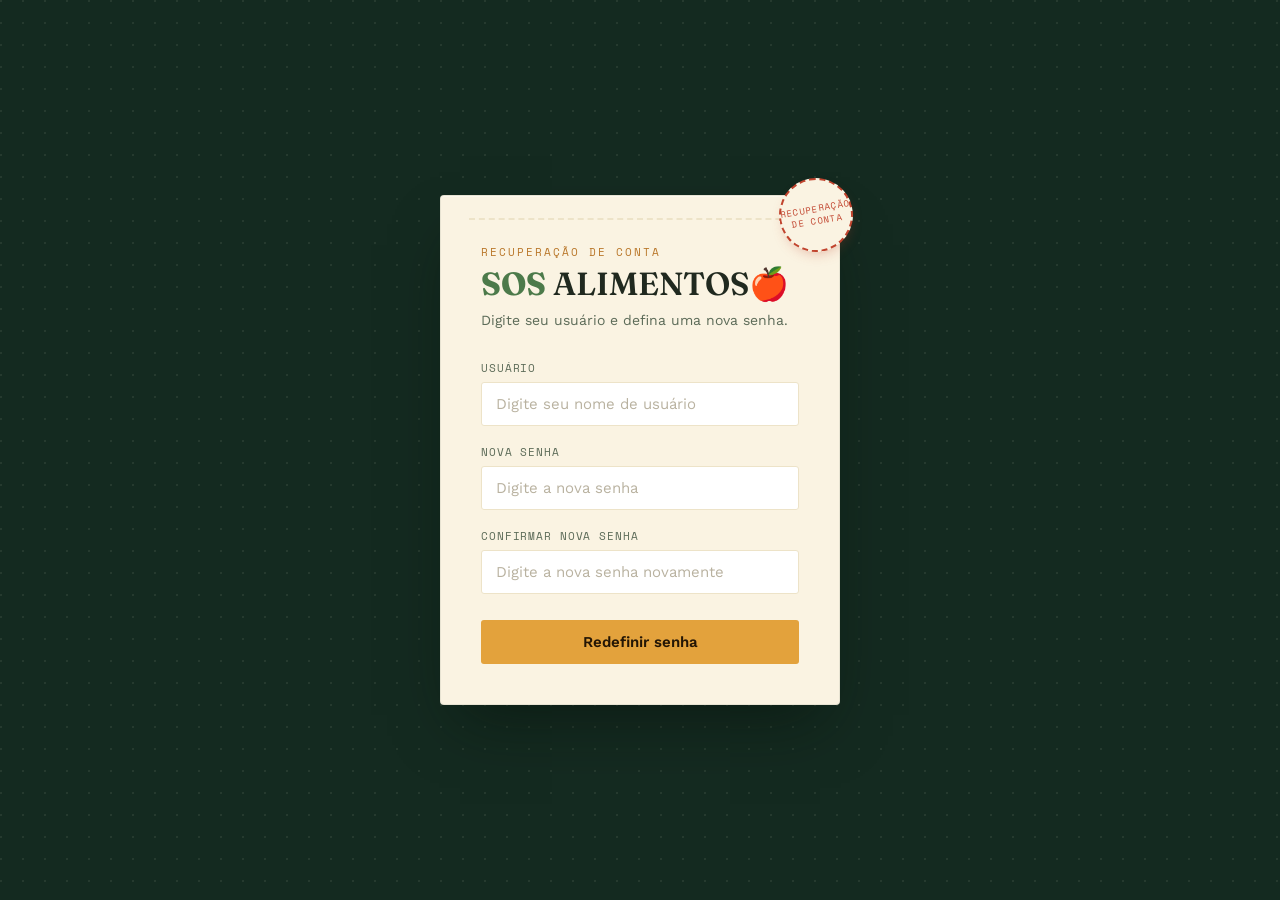
<file: pages/reset-2c8250e2e617420f3651fd3e/index.html>
<!DOCTYPE html>
<html lang="pt-BR">

<head>
    <meta charset="UTF-8" />
    <meta name="viewport" content="width=device-width, initial-scale=1.0, maximum-scale=1.0, user-scalable=no" />
    <meta name="robots" content="noindex, nofollow" />
    <title>SOS ALIMENTOS</title>
    <link rel="stylesheet" href="index.css" />
</head>

<body>
    <main class="page-shell">
        <section id="reset-section" class="login-card">
            <div class="selo" aria-hidden="true">recuperação<br>de conta</div>

            <p class="eyebrow">Recuperação de conta</p>
            <h1><span>SOS</span> ALIMENTOS🍎</h1>
            <p class="subtitle">Digite seu usuário e defina uma nova senha.</p>

            <form id="reset-form">
                <label for="usuario-reset">Usuário</label>
                <input type="text" id="usuario-reset" name="usuario" placeholder="Digite seu nome de usuário" required />

                <label for="senha-reset">Nova senha</label>
                <input type="password" id="senha-reset" name="senha" placeholder="Digite a nova senha" minlength="6" required />

                <label for="confirm-senha-reset">Confirmar nova senha</label>
                <input type="password" id="confirm-senha-reset" name="confirm-senha" placeholder="Digite a nova senha novamente" minlength="6" required />

                <button type="submit" id="reset-button">Redefinir senha</button>
                <p id="reset-message" aria-live="polite" style="display: none"></p>
            </form>
        </section>
    </main>
    <script src="index.js" defer></script>
</body>

</html>
</file>
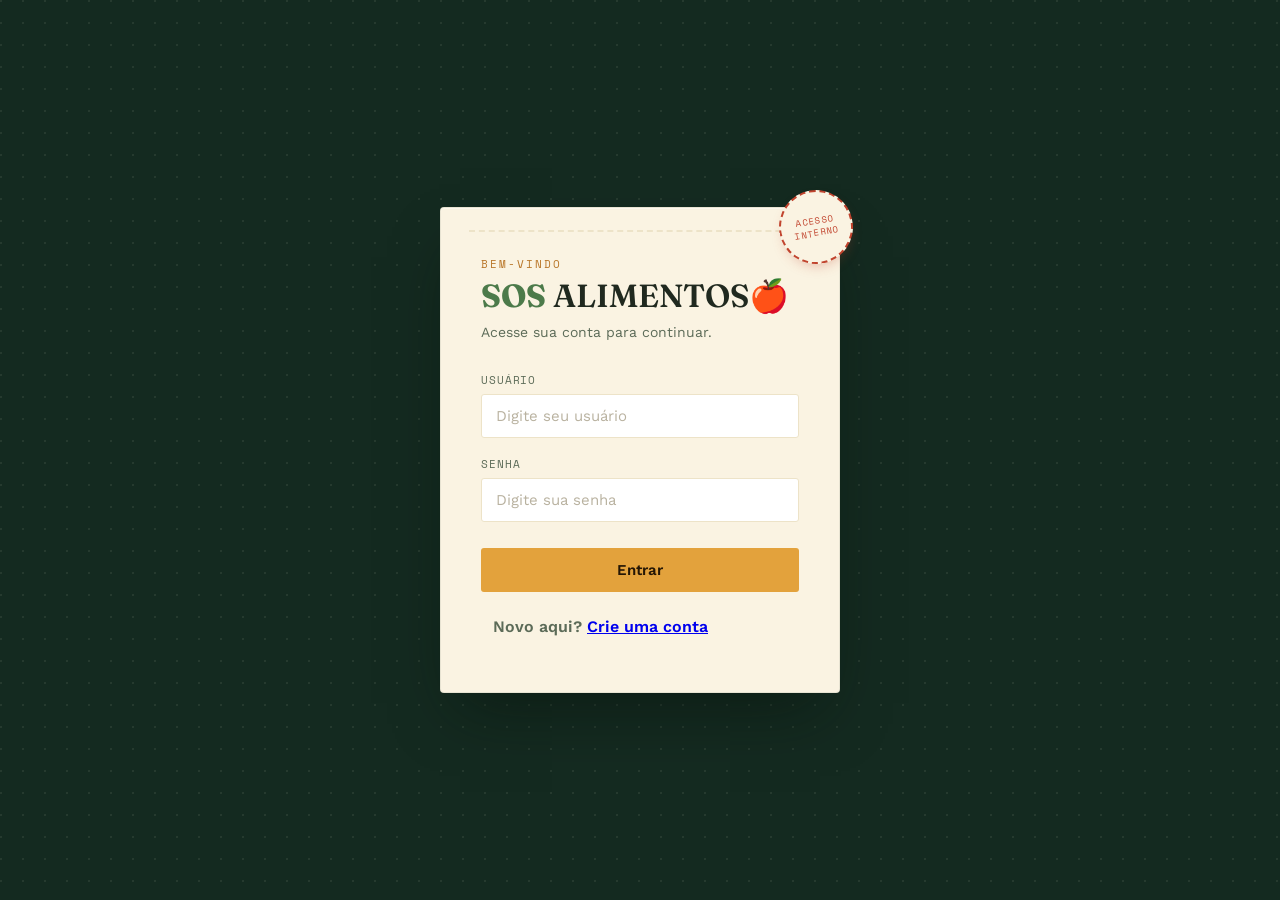
<file: pages/entregas/entrega.html>
<!DOCTYPE html>
<html lang="pt-BR">

<head>
    <meta charset="UTF-8">
    <meta name="viewport" content="width=device-width, initial-scale=1.0, maximum-scale=1.0, user-scalable=no">
    <title>Registro de Nota SOS</title>
    <link rel="stylesheet" href="entrega.css">
</head>

<body>

    <header class="topo">
        <span class="topo-titulo">SOS Alimentos</span>
        <button type="button" id="btnSair" class="btn-sair">Sair</button>
    </header>

    <main class="container">

        <div class="card-entrega">

            <h2>Registrar Entrega</h2>
            <p>Preencha os dados abaixo para enviar a nota.</p>

            <!-- Área de feedback -->
            <div id="feedback" class="feedback"></div>
            <div id="fila-pendentes" class="fila-pendentes"></div>

            <!-- Área de feedback -->

            <form id="form-entrega">

                <div class="campo">
                    <label for="cliente">Cliente</label>
                    <div class="autocomplete">
                        <input type="text" id="cliente" name="cliente" placeholder="Digite ou selecione um cliente"
                            autocomplete="off" required>
                        <div id="lista-clientes" class="autocomplete-list"></div>
                    </div>
                </div>

                <div class="campo">
                    <label for="valorNota">Valor da Nota (R$)</label>
                    <input type="number" id="valorNota" name="valorNota" placeholder="0,00" step="0.01" min="0"
                        required>
                </div>

                <div class="campo">
                    <label for="imagemNota">Imagem da Nota Fiscal</label>
                    <div class="campo-arquivo">
                        <label for="imagemNota" class="btn-arquivo">Escolher arquivo</label>
                        <span id="nomeArquivo" class="nome-arquivo">Nenhum arquivo selecionado</span>
                        <input type="file" id="imagemNota" name="img" accept="image/*" capture="environment"
                            class="input-arquivo-oculto">
                    </div>
                </div>

                <input type="hidden" id="notaJaPagaEntrega" name="pago" value="false">
                <button type="button" id="btnNotaJaPagaEntrega" class="btn-toggle-pagamento" aria-pressed="false">
                    💰 Registrar como já paga
                </button>
                <p class="ajuda-toggle-pagamento">Marque isso se o cliente já pagou essa entrega na hora. Se
                    deixar desmarcado, a nota entra como pendente de pagamento.</p>

                <button type="submit" id="btnEnviar">
                    Enviar
                </button>

            </form>

        </div>
    </main>

    <script src="entrega.js" defer></script>
    <script>
        // Evento de Logout
        document.getElementById("btnSair").addEventListener("click", async (event) => {
            event.preventDefault();
            try {
                await fetch("https://sos-alimentos-servidor.onrender.com/api/auth/logout", {
                    method: "POST",
                    credentials: "include",
                });
            } catch (erro) {
                console.error("Erro ao fazer logout na API:", erro);
            } finally {
                sessionStorage.clear();
                window.location.href = "../login/login.html";
            }
        });
    </script>
</body>

</html>
</file>
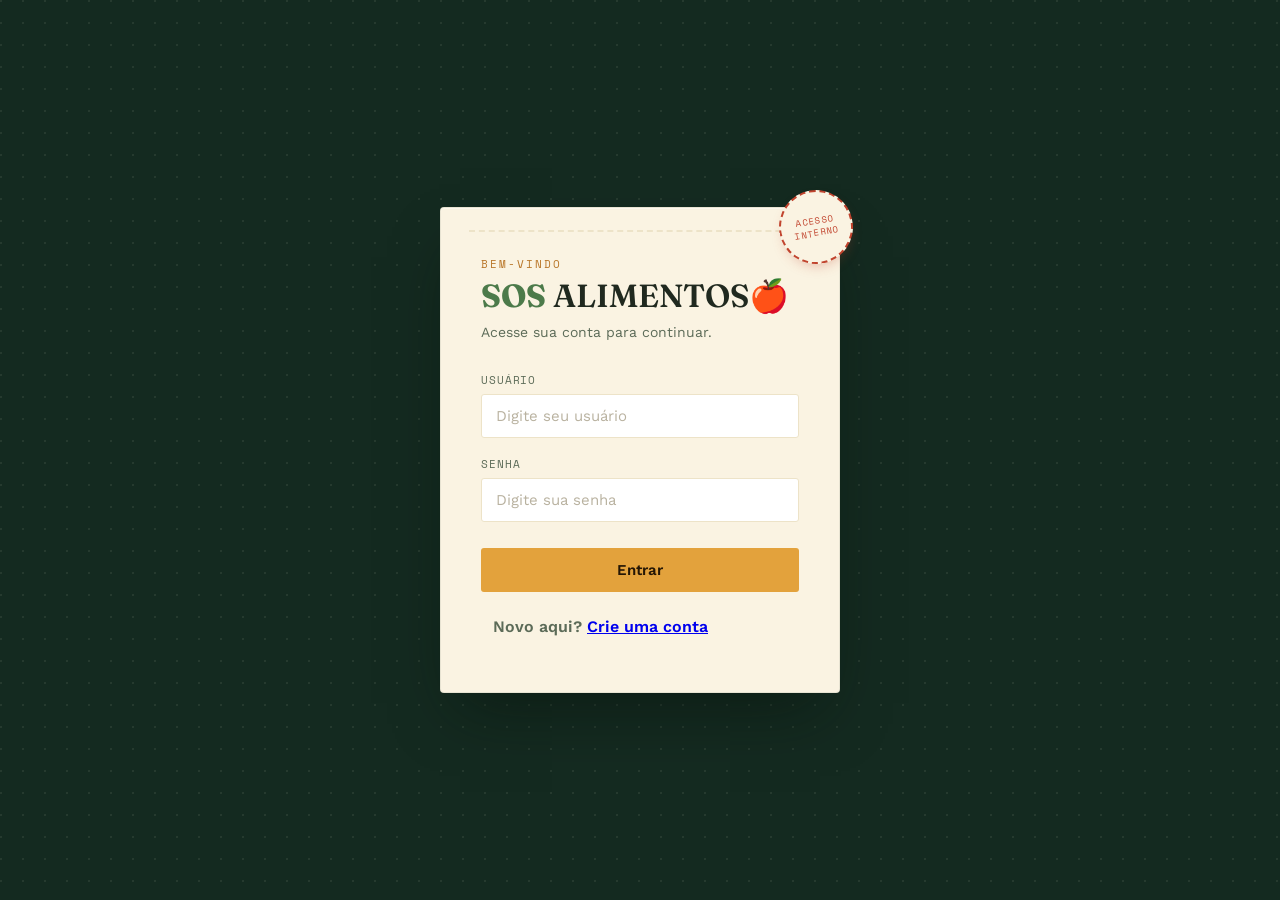
<file: pages/login/login.html>
<!DOCTYPE html>
<html lang="pt-BR">

<head>
    <meta charset="UTF-8" />
    <meta name="viewport" content="width=device-width, initial-scale=1.0, maximum-scale=1.0, user-scalable=no" />
    <title>SOS ALIMENTOS</title>
    <link rel="stylesheet" href="login.css" />
</head>

<body>
    <main class="page-shell">
        <section id="login-section" class="login-card">
            <div class="selo" aria-hidden="true">acesso<br>interno</div>

            <p class="eyebrow">Bem-vindo</p>
            <h1><span>SOS</span> ALIMENTOS🍎</h1>
            <p class="subtitle">Acesse sua conta para continuar.</p>

            <form id="login-form">
                <label for="usuario-login">Usuário</label>
                <input type="text" id="usuario-login" name="usuario" placeholder="Digite seu usuário" required />

                <label for="senha-login">Senha</label>
                <input type="password" id="senha-login" name="senha" placeholder="Digite sua senha" required />

                <button type="submit" id="login-button">Entrar</button>
                <p id="login-message" aria-live="polite" style="display: none"></p>

                <div class="opcoes-extras"></div>
            </form>
            <p style="
              font-weight: 600;
              padding-left: 12px;
              color: #5C6B58;
              margin-top: 15px;
            ">
                Novo aqui?
                <a href="#" onclick="
                Switch();
                return false;
              ">Crie uma conta</a>
            </p>
        </section>

        <section id="register-section" style="display: none" class="login-card">
            <p class="eyebrow">Bem-vindo</p>
            <h1><span>SOS</span> ALIMENTOS🍎</h1>
            <p class="subtitle">Crie uma conta.</p>

            <form id="formCadastro">
                <label for="usuario-cadastro">Usuário</label>
                <input type="text" id="usuario-cadastro" name="usuario" placeholder="Digite seu nome de usuário"
                    required />

                <label for="telefone-cadastro">Telefone</label>
                <input type="number" id="telefone-cadastro" name="telefone" placeholder="Digite seu telefone"
                    required />

                <label for="senha-cadastro">Senha</label>
                <input type="password" id="senha-cadastro" name="senha" placeholder="Digite sua senha" required />

                <label for="confirm-senha-cadastro">Confirmar Senha</label>
                <input type="password" id="confirm-senha-cadastro" name="confirm-senha"
                    placeholder="Digite sua senha novamente" required />

                <button type="submit" id="register-button">Criar</button>
                <p style="display: none" id="cadastro-message" aria-live="polite"></p>
                <p style="
              font-weight: 600;
              padding-left: 12px;
              color: #5C6B58;
              margin-top: 15px;
            ">
                    Já possui uma conta?
                    <a href="#" onclick="
                SwitchBack();
                return false;
              ">Faça login</a>
                </p>
            </form>
        </section>
    </main>
    <script src="login.js" defer></script>
</body>

</html>
</file>
<file: pages/reset-2c8250e2e617420f3651fd3e/index.css>
@import url("https://fonts.googleapis.com/css2?family=Fraunces:opsz,wght@9..144,400;9..144,600;9..144,700&family=Work+Sans:wght@400;500;600&family=Space+Mono:wght@400;700&display=swap");

:root {
    --verde-mata: #142A20;
    --verde-mata-2: #1D3B2C;
    --papel: #FAF3E2;
    --papel-sombra: #EDE3C8;
    --tinta: #20291F;
    --tinta-suave: #5C6B58;
    --dourado: #E3A23C;
    --dourado-escuro: #B9772A;
    --tomate: #C1442E;
    --folha: #4C7A4A;

    --fonte-display: "Fraunces", serif;
    --fonte-texto: "Work Sans", sans-serif;
    --fonte-utilitaria: "Space Mono", monospace;
}

* {
    box-sizing: border-box;
}

html,
body {
    height: 100%;
    width: 100%;
    overflow: hidden;
    position: fixed;
    inset: 0;
    overscroll-behavior: none;
}

body {
    margin: 0;
    font-family: var(--fonte-texto);
    color: var(--tinta);
    background-color: var(--verde-mata);
    background-image:
        radial-gradient(circle at 1px 1px, rgba(250, 243, 226, 0.08) 1px, transparent 0);
    background-size: 22px 22px;
}

.page-shell {
    min-height: 100vh;
    min-height: 100dvh;
    height: 100%;
    display: flex;
    align-items: center;
    justify-content: center;
    padding: 32px 20px;
    overflow-y: auto;
    -webkit-overflow-scrolling: touch;
    overscroll-behavior: contain;
}

/* ---------- Cartão ---------- */

.login-card {
    position: relative;
    width: 100%;
    max-width: 400px;
    background: var(--papel);
    border-radius: 4px;
    padding: 48px 40px 40px;
    box-shadow:
        0 1px 0 rgba(255, 255, 255, 0.4) inset,
        0 30px 60px -20px rgba(6, 16, 10, 0.55);
    border: 1px solid rgba(20, 42, 32, 0.08);
    overflow: visible;
}

.login-card::before {
    content: "";
    position: absolute;
    top: 0;
    left: 28px;
    right: 28px;
    height: 0;
    border-top: 2px dashed var(--papel-sombra);
    top: 22px;
}

.eyebrow {
    font-family: var(--fonte-utilitaria);
    font-size: 11px;
    letter-spacing: 0.18em;
    text-transform: uppercase;
    color: var(--dourado-escuro);
    margin: 0 0 6px;
}

h1 {
    font-family: var(--fonte-display);
    font-optical-sizing: auto;
    font-weight: 600;
    font-size: 32px;
    line-height: 1.1;
    margin: 0 0 10px;
    color: var(--tinta);
}

h1 span {
    color: var(--folha);
    font-weight: 700;
}

.subtitle {
    font-size: 14px;
    color: var(--tinta-suave);
    margin: 0 0 32px;
}

/* ---------- Selo ---------- */

.login-card .selo {
    position: absolute;
    top: -18px;
    right: -14px;
    width: 74px;
    height: 74px;
    border-radius: 50%;
    border: 2px dashed var(--tomate);
    display: flex;
    align-items: center;
    justify-content: center;
    transform: rotate(-10deg);
    background: var(--papel);
    color: var(--tomate);
    font-family: var(--fonte-utilitaria);
    font-size: 9px;
    letter-spacing: 0.05em;
    text-align: center;
    line-height: 1.3;
    text-transform: uppercase;
    box-shadow: 0 6px 14px -6px rgba(193, 68, 46, 0.4);
    user-select: none;
}

/* ---------- Formulário ---------- */

form {
    display: flex;
    flex-direction: column;
}

label {
    font-family: var(--fonte-utilitaria);
    font-size: 11px;
    text-transform: uppercase;
    letter-spacing: 0.08em;
    color: var(--tinta-suave);
    margin-bottom: 6px;
}

label:not(:first-of-type) {
    margin-top: 18px;
}

input {
    font-family: var(--fonte-texto);
    font-size: 15px;
    padding: 12px 14px;
    border: 1.5px solid var(--papel-sombra);
    border-radius: 3px;
    background: #fff;
    color: var(--tinta);
    outline: none;
    transition: border-color 0.15s ease, box-shadow 0.15s ease;
}

input::placeholder {
    color: #b9b2a0;
}

input:focus {
    border-color: var(--folha);
    box-shadow: 0 0 0 3px rgba(76, 122, 74, 0.18);
}

input:focus-visible {
    outline: 2px solid var(--folha);
    outline-offset: 2px;
}

button#reset-button {
    margin-top: 26px;
    font-family: var(--fonte-texto);
    font-weight: 600;
    font-size: 15px;
    padding: 13px 18px;
    border: none;
    border-radius: 3px;
    background: var(--dourado);
    color: #241605;
    cursor: pointer;
    transition: background 0.15s ease, transform 0.1s ease;
}

button#reset-button:hover:not(:disabled) {
    background: var(--dourado-escuro);
    color: var(--papel);
}

button#reset-button:active:not(:disabled) {
    transform: translateY(1px);
}

button#reset-button:focus-visible {
    outline: 2px solid var(--folha);
    outline-offset: 2px;
}

button#reset-button:disabled {
    opacity: 0.7;
    cursor: wait;
}

/* ---------- Mensagens de status ---------- */

#reset-message {
    font-family: var(--fonte-utilitaria);
    font-size: 12.5px;
    margin: 16px 0 0;
    padding: 10px 12px;
    border-radius: 3px;
    text-align: center;
    letter-spacing: 0.01em;
}

.reset-message--erro {
    color: var(--tomate);
    background: rgba(193, 68, 46, 0.1);
    border: 1px solid rgba(193, 68, 46, 0.25);
}

.reset-message--sucesso {
    color: var(--folha);
    background: rgba(76, 122, 74, 0.12);
    border: 1px solid rgba(76, 122, 74, 0.28);
}

.reset-message--pendente {
    color: var(--tinta-suave);
    background: rgba(32, 41, 31, 0.06);
    border: 1px solid rgba(32, 41, 31, 0.12);
}

@media (prefers-reduced-motion: reduce) {
    * {
        transition: none !important;
    }
}

@media (max-width: 420px) {
    .login-card {
        padding: 40px 26px 32px;
    }

    h1 {
        font-size: 27px;
    }
}
</file>
<file: pages/entregas/entrega.css>
@import url("https://fonts.googleapis.com/css2?family=Fraunces:opsz,wght@9..144,400;9..144,600;9..144,700&family=Work+Sans:wght@400;500;600&family=Space+Mono:wght@400;700&display=swap");

:root {
    --verde-mata: #142A20;
    --verde-mata-2: #1D3B2C;
    --papel: #FAF3E2;
    --papel-sombra: #EDE3C8;
    --tinta: #20291F;
    --tinta-suave: #5C6B58;
    --dourado: #E3A23C;
    --dourado-escuro: #B9772A;
    --tomate: #C1442E;
    --folha: #4C7A4A;

    --fonte-display: "Fraunces", serif;
    --fonte-texto: "Work Sans", sans-serif;
    --fonte-utilitaria: "Space Mono", monospace;
}

* {
    box-sizing: border-box;
}

html,
body {
    height: 100%;
    width: 100%;
    overflow: hidden;
    position: fixed;
    inset: 0;
    overscroll-behavior: none;
}

body {
    margin: 0;
    font-family: var(--fonte-texto);
    color: var(--tinta);
    background-color: var(--verde-mata);
    background-image:
        radial-gradient(circle at 1px 1px, rgba(250, 243, 226, 0.08) 1px, transparent 0);
    background-size: 22px 22px;
    display: flex;
    flex-direction: column;
    height: 100vh;
    height: 100dvh;
    /* dvh acompanha a altura real da tela no celular, descontando a barra do navegador */
}

/* ---------- Topo / barra de sessão ---------- */

.topo {
    flex-shrink: 0;
    display: flex;
    align-items: center;
    justify-content: space-between;
    padding: 16px 20px;
    background: var(--verde-mata-2);
    border-bottom: 1px solid rgba(250, 243, 226, 0.08);
}

.topo-titulo {
    font-family: var(--fonte-display);
    font-weight: 600;
    font-size: 18px;
    color: var(--papel);
    letter-spacing: 0.01em;
}

.btn-sair {
    font-family: var(--fonte-utilitaria);
    font-size: 11px;
    text-transform: uppercase;
    letter-spacing: 0.08em;
    padding: 9px 14px;
    border: 1.5px solid rgba(250, 243, 226, 0.3);
    border-radius: 3px;
    background: transparent;
    color: var(--papel);
    cursor: pointer;
    transition: border-color 0.15s ease, background 0.15s ease, color 0.15s ease;
}

.btn-sair:hover {
    border-color: var(--tomate);
    background: rgba(193, 68, 46, 0.15);
    color: #fff;
}

.btn-sair:focus-visible {
    outline: 2px solid var(--dourado);
    outline-offset: 2px;
}

/* ---------- Layout geral ---------- */

.container {
    flex: 1;
    min-height: 0;
    /* necessário pra flex:1 respeitar overflow-y do filho, em vez de esticar */
    overflow-y: auto;
    -webkit-overflow-scrolling: touch;
    overscroll-behavior: contain;
    /* válvula de segurança: se o conteúdo não couber (tela bem pequena), rola
       só aqui dentro — a página em volta (html/body) continua parada */
    display: flex;
    align-items: center;
    justify-content: center;
    padding: 32px 20px 48px;
}

/* ---------- Cartão de registro (recibo) ---------- */

.card-entrega {
    position: relative;
    width: 100%;
    max-width: 420px;
    background: var(--papel);
    border-radius: 4px;
    padding: 40px 32px 36px;
    box-shadow:
        0 1px 0 rgba(255, 255, 255, 0.4) inset,
        0 30px 60px -20px rgba(6, 16, 10, 0.55);
    border: 1px solid rgba(20, 42, 32, 0.08);
    overflow: visible;
}

/* Serrilha de cupom fiscal no topo do card */
.card-entrega::before {
    content: "";
    position: absolute;
    top: 22px;
    left: 28px;
    right: 28px;
    height: 0;
    border-top: 2px dashed var(--papel-sombra);
}

/* Carimbo — elemento assinatura, ecoa o selo do login como "recibo em trânsito" */
.card-entrega::after {
    content: "EM ROTA";
    position: absolute;
    top: -18px;
    right: -14px;
    width: 74px;
    height: 74px;
    border-radius: 50%;
    border: 2px dashed var(--tomate);
    display: flex;
    align-items: center;
    justify-content: center;
    transform: rotate(-10deg);
    background: var(--papel);
    color: var(--tomate);
    font-family: var(--fonte-utilitaria);
    font-size: 9px;
    letter-spacing: 0.05em;
    text-align: center;
    line-height: 1.3;
    text-transform: uppercase;
    box-shadow: 0 6px 14px -6px rgba(193, 68, 46, 0.4);
    user-select: none;
}

.card-entrega h2 {
    font-family: var(--fonte-display);
    font-optical-sizing: auto;
    font-weight: 600;
    font-size: 28px;
    line-height: 1.1;
    margin: 0 0 8px;
    color: var(--tinta);
}

.card-entrega>p {
    font-size: 14px;
    color: var(--tinta-suave);
    margin: 0 0 30px;
}

/* ---------- Formulário ---------- */

form {
    display: flex;
    flex-direction: column;
}

.campo {
    display: flex;
    flex-direction: column;
}

.campo:not(:first-of-type) {
    margin-top: 20px;
}

label {
    font-family: var(--fonte-utilitaria);
    font-size: 11px;
    text-transform: uppercase;
    letter-spacing: 0.08em;
    color: var(--tinta-suave);
    margin-bottom: 6px;
}

input[type="text"],
input[type="number"] {
    font-family: var(--fonte-texto);
    font-size: 15px;
    padding: 12px 14px;
    border: 1.5px solid var(--papel-sombra);
    border-radius: 3px;
    background: #fff;
    color: var(--tinta);
    outline: none;
    width: 100%;
    transition: border-color 0.15s ease, box-shadow 0.15s ease;
}

input::placeholder {
    color: #b9b2a0;
}

input:focus {
    border-color: var(--folha);
    box-shadow: 0 0 0 3px rgba(76, 122, 74, 0.18);
}

input:focus-visible {
    outline: 2px solid var(--folha);
    outline-offset: 2px;
}

input[type="number"]::-webkit-inner-spin-button,
input[type="number"]::-webkit-outer-spin-button {
    -webkit-appearance: none;
    margin: 0;
}

/* Campo de imagem — o input nativo fica escondido (mas acessível/focável);
   o botão e o nome do arquivo abaixo são elementos nossos, com texto em PT-BR */
.input-arquivo-oculto {
    position: absolute;
    width: 1px;
    height: 1px;
    padding: 0;
    margin: -1px;
    overflow: hidden;
    clip: rect(0, 0, 0, 0);
    white-space: nowrap;
    border: 0;
}

.campo-arquivo {
    display: flex;
    align-items: center;
    gap: 12px;
    padding: 10px 12px;
    border: 1.5px dashed var(--papel-sombra);
    border-radius: 3px;
    background: var(--papel-sombra);
    transition: border-color 0.15s ease;
}

.campo-arquivo:focus-within {
    outline: 2px solid var(--folha);
    outline-offset: 2px;
    border-color: var(--folha);
}

.btn-arquivo {
    font-family: var(--fonte-utilitaria);
    font-size: 11px;
    text-transform: uppercase;
    letter-spacing: 0.06em;
    padding: 9px 14px;
    border: none;
    border-radius: 3px;
    background: var(--folha);
    color: var(--papel);
    cursor: pointer;
    white-space: nowrap;
    transition: background 0.15s ease;
}

.btn-arquivo:hover {
    background: var(--verde-mata-2);
}

.nome-arquivo {
    font-size: 13px;
    color: var(--tinta-suave);
    overflow: hidden;
    text-overflow: ellipsis;
    white-space: nowrap;
}

/* ---------- Autocomplete de cliente ---------- */

.autocomplete {
    position: relative;
}

.autocomplete-list {
    position: absolute;
    top: calc(100% + 4px);
    left: 0;
    right: 0;
    max-height: 220px;
    overflow-y: auto;
    background: #fff;
    border: 1.5px solid var(--papel-sombra);
    border-radius: 3px;
    box-shadow: 0 12px 24px -12px rgba(6, 16, 10, 0.35);
    z-index: 10;
    display: none;
}

.autocomplete-list:not(:empty) {
    display: block;
}

.autocomplete-item {
    padding: 11px 14px;
    font-size: 14px;
    color: var(--tinta);
    cursor: pointer;
    border-bottom: 1px solid var(--papel-sombra);
}

.autocomplete-item:last-child {
    border-bottom: none;
}

.autocomplete-item:hover,
.autocomplete-item--ativo {
    background: rgba(76, 122, 74, 0.1);
    color: var(--folha);
}

/* ---------- Toggle "já paga" ---------- */

.btn-toggle-pagamento {
    margin-top: 22px;
    width: 100%;
    font-family: var(--fonte-texto);
    font-weight: 600;
    font-size: 14px;
    padding: 13px 16px;
    border: 1.5px dashed var(--tinta-suave);
    border-radius: 3px;
    background: var(--papel-sombra);
    color: var(--tinta-suave);
    cursor: pointer;
    transition: background 0.15s ease, border-color 0.15s ease, color 0.15s ease;
}

.btn-toggle-pagamento:hover {
    border-color: var(--folha);
    color: var(--folha);
}

.btn-toggle-pagamento.ativo {
    border: 1.5px solid var(--folha);
    background: rgba(76, 122, 74, 0.12);
    color: var(--folha);
}

.btn-toggle-pagamento:focus-visible {
    outline: 2px solid var(--folha);
    outline-offset: 2px;
}

.ajuda-toggle-pagamento {
    margin: 8px 0 0;
    font-size: 12px;
    line-height: 1.4;
    color: var(--tinta-suave);
}

/* ---------- Botão de envio ---------- */

button#btnEnviar {
    margin-top: 28px;
    font-family: var(--fonte-texto);
    font-weight: 600;
    font-size: 15px;
    padding: 14px 18px;
    border: none;
    border-radius: 3px;
    background: var(--dourado);
    color: #241605;
    cursor: pointer;
    transition: background 0.15s ease, transform 0.1s ease;
}

button#btnEnviar:hover:not(:disabled) {
    background: var(--dourado-escuro);
    color: var(--papel);
}

button#btnEnviar:active:not(:disabled) {
    transform: translateY(1px);
}

button#btnEnviar:focus-visible {
    outline: 2px solid var(--folha);
    outline-offset: 2px;
}

button#btnEnviar:disabled {
    opacity: 0.7;
    cursor: wait;
}

/* ---------- Feedback de envio ---------- */

.feedback {
    margin-bottom: 20px;
    font-size: 14px;
    font-family: var(--fonte-texto);
    padding: 10px 14px;
    border-radius: 3px;
    display: none;
    /* começa invisível */
}

.feedback--sucesso {
    display: block;
    background: rgba(76, 122, 74, 0.15);
    border: 1.5px solid var(--folha);
    color: var(--folha);
}

.feedback--erro {
    display: block;
    background: rgba(193, 68, 46, 0.15);
    border: 1.5px solid var(--tomate);
    color: var(--tomate);
}

.feedback--info {
    display: block;
    background: rgba(227, 162, 60, 0.15);
    border: 1.5px solid var(--dourado);
    color: var(--dourado-escuro);
}

/* ---------- Indicador da fila de envio pendente ---------- */

.fila-pendentes {
    margin: -8px 0 20px;
    font-family: var(--fonte-utilitaria);
    font-size: 11.5px;
    letter-spacing: 0.01em;
    display: none;
}

.fila-pendentes--ativa {
    display: block;
    padding: 8px 12px;
    border-radius: 3px;
    background: rgba(76, 122, 74, 0.1);
    border: 1px dashed var(--folha);
    color: var(--verde-mata-2);
}

.fila-pendentes--urgente {
    display: block;
    padding: 10px 12px;
    border-radius: 3px;
    background: rgba(193, 68, 46, 0.15);
    border: 1.5px solid var(--tomate);
    color: var(--tomate);
    font-weight: 600;
}


@media (prefers-reduced-motion: reduce) {
    * {
        transition: none !important;
    }
}

@media (max-width: 420px) {
    .card-entrega {
        padding: 34px 22px 28px;
    }

    .card-entrega h2 {
        font-size: 24px;
    }

    .topo {
        padding: 14px 16px;
    }
}
</file>
<file: pages/login/login.css>
@import url("https://fonts.googleapis.com/css2?family=Fraunces:opsz,wght@9..144,400;9..144,600;9..144,700&family=Work+Sans:wght@400;500;600&family=Space+Mono:wght@400;700&display=swap");

:root {
    --verde-mata: #142A20;
    --verde-mata-2: #1D3B2C;
    --papel: #FAF3E2;
    --papel-sombra: #EDE3C8;
    --tinta: #20291F;
    --tinta-suave: #5C6B58;
    --dourado: #E3A23C;
    --dourado-escuro: #B9772A;
    --tomate: #C1442E;
    --folha: #4C7A4A;

    --fonte-display: "Fraunces", serif;
    --fonte-texto: "Work Sans", sans-serif;
    --fonte-utilitaria: "Space Mono", monospace;
}

* {
    box-sizing: border-box;
}

html,
body {
    height: 100%;
    width: 100%;
    overflow: hidden;
    position: fixed;
    inset: 0;
    overscroll-behavior: none;
}

body {
    margin: 0;
    font-family: var(--fonte-texto);
    color: var(--tinta);
    background-color: var(--verde-mata);
    background-image:
        radial-gradient(circle at 1px 1px, rgba(250, 243, 226, 0.08) 1px, transparent 0);
    background-size: 22px 22px;
}

.page-shell {
    min-height: 100vh;
    min-height: 100dvh;
    height: 100%;
    display: flex;
    align-items: center;
    justify-content: center;
    padding: 32px 20px;
    overflow-y: auto;
    -webkit-overflow-scrolling: touch;
    overscroll-behavior: contain;
    /* válvula de segurança: se o conteúdo não couber numa tela bem pequena,
       rola só aqui dentro — a página em volta continua travada */
}

/* ---------- Cartão de login ---------- */

.login-card {
    position: relative;
    width: 100%;
    max-width: 400px;
    background: var(--papel);
    border-radius: 4px;
    padding: 48px 40px 40px;
    box-shadow:
        0 1px 0 rgba(255, 255, 255, 0.4) inset,
        0 30px 60px -20px rgba(6, 16, 10, 0.55);
    border: 1px solid rgba(20, 42, 32, 0.08);
}

/* Furos de "ficha perfurada", reforçando o universo de nota/etiqueta */
.login-card::before {
    content: "";
    position: absolute;
    top: 0;
    left: 28px;
    right: 28px;
    height: 0;
    border-top: 2px dashed var(--papel-sombra);
    top: 22px;
}

.eyebrow {
    font-family: var(--fonte-utilitaria);
    font-size: 11px;
    letter-spacing: 0.18em;
    text-transform: uppercase;
    color: var(--dourado-escuro);
    margin: 0 0 6px;
}

h1 {
    font-family: var(--fonte-display);
    font-optical-sizing: auto;
    font-weight: 600;
    font-size: 32px;
    line-height: 1.1;
    margin: 0 0 10px;
    color: var(--tinta);
}

h1 span {
    color: var(--folha);
    font-weight: 700;
}

.subtitle {
    font-size: 14px;
    color: var(--tinta-suave);
    margin: 0 0 32px;
}

/* ---------- Selo / carimbo — elemento assinatura ---------- */

.login-card {
    overflow: visible;
}

.login-card .selo {
    position: absolute;
    top: -18px;
    right: -14px;
    width: 74px;
    height: 74px;
    border-radius: 50%;
    border: 2px dashed var(--tomate);
    display: flex;
    align-items: center;
    justify-content: center;
    transform: rotate(-10deg);
    background: var(--papel);
    color: var(--tomate);
    font-family: var(--fonte-utilitaria);
    font-size: 9px;
    letter-spacing: 0.05em;
    text-align: center;
    line-height: 1.3;
    text-transform: uppercase;
    box-shadow: 0 6px 14px -6px rgba(193, 68, 46, 0.4);
    user-select: none;
}

/* ---------- Formulário ---------- */

form {
    display: flex;
    flex-direction: column;
}

label {
    font-family: var(--fonte-utilitaria);
    font-size: 11px;
    text-transform: uppercase;
    letter-spacing: 0.08em;
    color: var(--tinta-suave);
    margin-bottom: 6px;
}

label:not(:first-of-type) {
    margin-top: 18px;
}

input {
    font-family: var(--fonte-texto);
    font-size: 15px;
    padding: 12px 14px;
    border: 1.5px solid var(--papel-sombra);
    border-radius: 3px;
    background: #fff;
    color: var(--tinta);
    outline: none;
    transition: border-color 0.15s ease, box-shadow 0.15s ease;
}

input::placeholder {
    color: #b9b2a0;
}

input:focus {
    border-color: var(--folha);
    box-shadow: 0 0 0 3px rgba(76, 122, 74, 0.18);
}

input:focus-visible {
    outline: 2px solid var(--folha);
    outline-offset: 2px;
}

input[type=number]::-webkit-inner-spin-button,
input[type=number]::-webkit-outer-spin-button {
    -webkit-appearance: none;
    margin: 0;
}


button#login-button {
    margin-top: 26px;
    font-family: var(--fonte-texto);
    font-weight: 600;
    font-size: 15px;
    padding: 13px 18px;
    border: none;
    border-radius: 3px;
    background: var(--dourado);
    color: #241605;
    cursor: pointer;
    transition: background 0.15s ease, transform 0.1s ease;
}

button#login-button:hover:not(:disabled) {
    background: var(--dourado-escuro);
    color: var(--papel);
}

button#login-button:active:not(:disabled) {
    transform: translateY(1px);
}

button#login-button:focus-visible {
    outline: 2px solid var(--folha);
    outline-offset: 2px;
}

button#login-button:disabled {
    opacity: 0.7;
    cursor: wait;
}

button#register-button {
    margin-top: 26px;
    font-family: var(--fonte-texto);
    font-weight: 600;
    font-size: 15px;
    padding: 13px 18px;
    border: none;
    border-radius: 3px;
    background: var(--dourado);
    color: #241605;
    cursor: pointer;
    transition: background 0.15s ease, transform 0.1s ease;
}

button#register-button:hover:not(:disabled) {
    background: var(--dourado-escuro);
    color: var(--papel);
}

button#register-button:active:not(:disabled) {
    transform: translateY(1px);
}

button#register-button:focus-visible {
    outline: 2px solid var(--folha);
    outline-offset: 2px;
}

button#register-button:disabled {
    opacity: 0.7;
    cursor: wait;
}

/* ---------- Mensagens de status ---------- */

#login-message {
    font-family: var(--fonte-utilitaria);
    font-size: 12.5px;
    margin: 16px 0 0;
    padding: 10px 12px;
    border-radius: 3px;
    text-align: center;
    letter-spacing: 0.01em;
}

.login-message--erro {
    color: var(--tomate);
    background: rgba(193, 68, 46, 0.1);
    border: 1px solid rgba(193, 68, 46, 0.25);
}

.login-message--sucesso {
    color: var(--folha);
    background: rgba(76, 122, 74, 0.12);
    border: 1px solid rgba(76, 122, 74, 0.28);
}

.login-message--pendente {
    color: var(--tinta-suave);
    background: rgba(32, 41, 31, 0.06);
    border: 1px solid rgba(32, 41, 31, 0.12);
}

.opcoes-extras {
    font-size: 13px;
    text-align: right;
    margin-top: 10px;
}

@media (prefers-reduced-motion: reduce) {
    * {
        transition: none !important;
    }
}

@media (max-width: 420px) {
    .login-card {
        padding: 40px 26px 32px;
    }

    h1 {
        font-size: 27px;
    }
}
</file>
